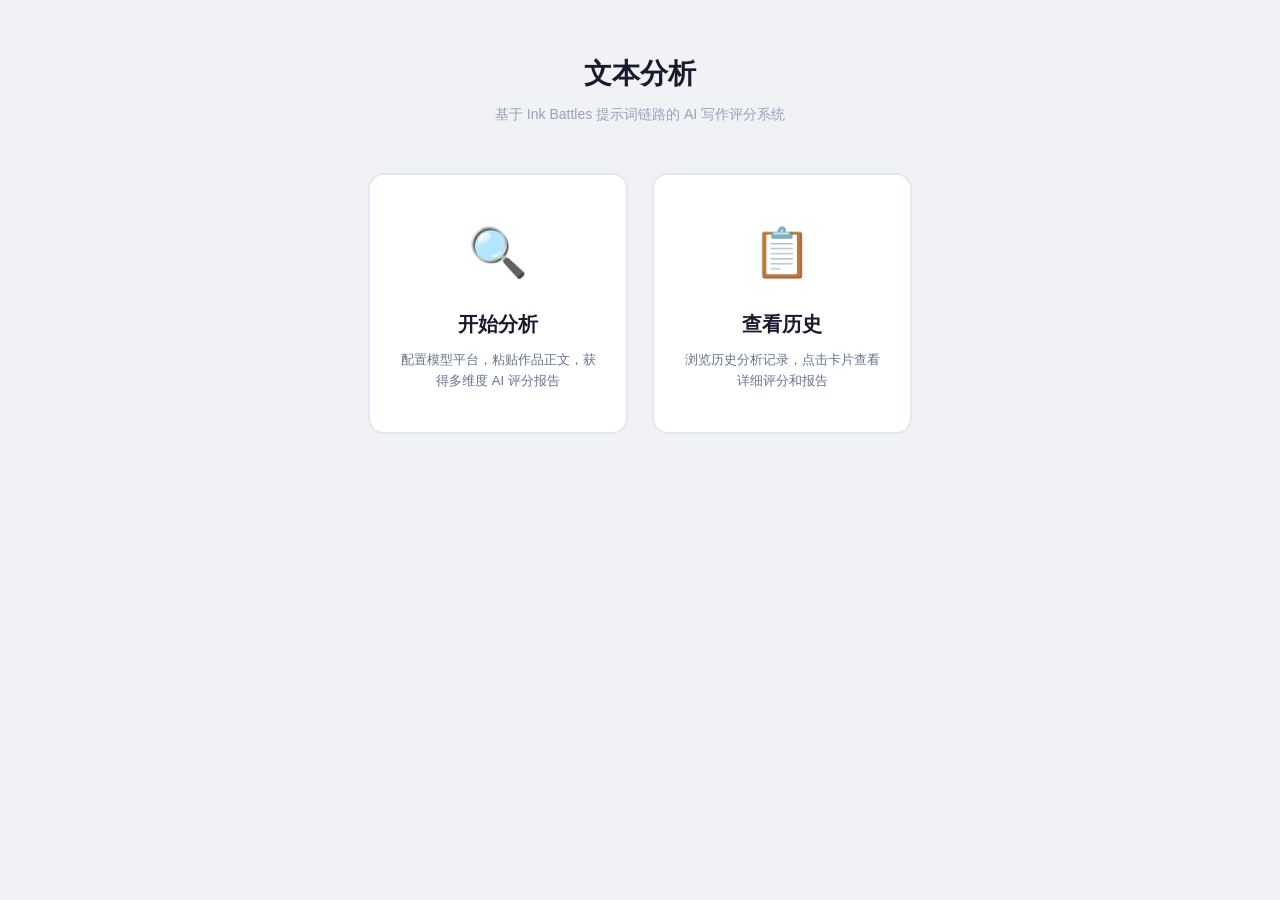
<file: static/index.html>
<!DOCTYPE html>
<html lang="zh-CN">
<head>
<meta charset="UTF-8">
<meta http-equiv="Cache-Control" content="no-cache, no-store, must-revalidate">
<meta http-equiv="Pragma" content="no-cache">
<meta http-equiv="Expires" content="0">
<meta name="viewport" content="width=device-width, initial-scale=1.0">
<title>文本分析</title>
<link rel="stylesheet" href="style.css?v=4">
<style>
  .index-header { text-align: center; margin-top: 32px; }
  .index-header h1 { font-size: 28px; color: #1a1a2e; }
  .index-header p { color: #94a3b8; font-size: 14px; margin-top: 6px; }
</style>
</head>
<body>
<div id="toast" class="toast"></div>
<div class="container">
  <div class="index-header">
    <h1>文本分析</h1>
    <p>基于 Ink Battles 提示词链路的 AI 写作评分系统</p>
  </div>
  <div class="landing">
    <a href="analyze.html" class="landing-card">
      <div class="icon">🔍</div>
      <h2>开始分析</h2>
      <p>配置模型平台，粘贴作品正文，获得多维度 AI 评分报告</p>
    </a>
    <a href="history.html" class="landing-card">
      <div class="icon">📋</div>
      <h2>查看历史</h2>
      <p>浏览历史分析记录，点击卡片查看详细评分和报告</p>
    </a>
  </div>
</div>
</body>
</html>
</file>
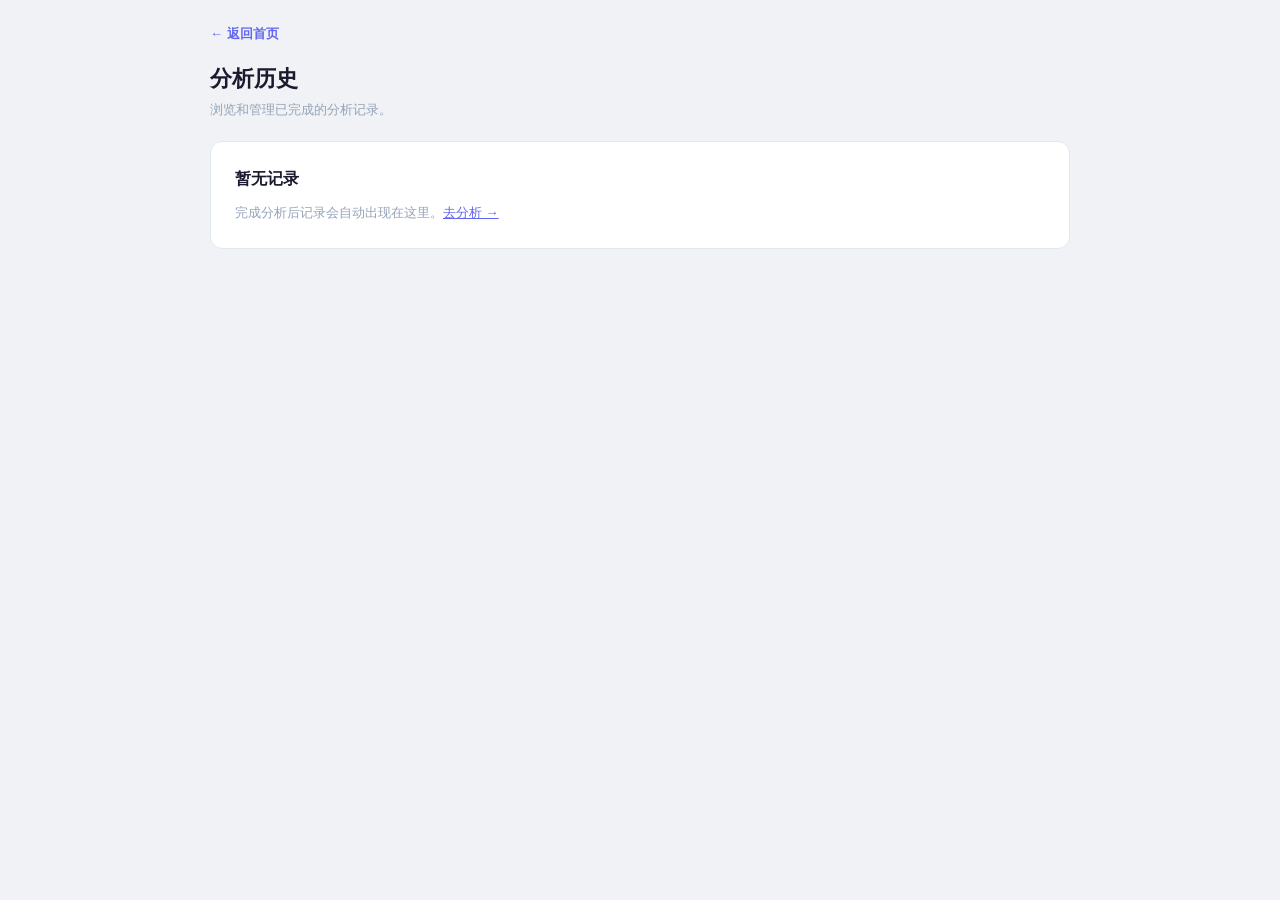
<file: static/history.html>
<!DOCTYPE html>
<html lang="zh-CN">
<head>
<meta charset="UTF-8">
<meta name="viewport" content="width=device-width, initial-scale=1.0">
<title>分析历史 · 文本分析</title>
<link rel="stylesheet" href="style.css?v=4">
</head>
<body>
<div id="toast" class="toast"></div>
<div class="container">

<a href="index.html" class="back-link">← 返回首页</a>
<div style="display:flex;align-items:center;justify-content:space-between;margin-bottom:20px;">
  <div>
    <h1 style="font-size:22px;margin-bottom:4px;">分析历史</h1>
    <p style="color:#94a3b8;font-size:13px;">浏览和管理已完成的分析记录。</p>
  </div>
  <button class="btn btn-danger btn-sm" id="clearAllBtn" onclick="clearAll()">清空全部历史</button>
</div>

<div id="historyList"></div>

<!-- Detail view (hidden by default) -->
<div id="detailView" style="display:none;">
  <a href="javascript:void(0)" class="back-link" onclick="hideDetail()">← 返回列表</a>
  <div id="detailContent"></div>
</div>

</div>

<script src="app.js?v=6"></script>
<script>
// ── Load history ───────────────────────────────────────────
let history = LS.get('history', []);

function renderHistory() {
  const el = document.getElementById('historyList');
  if (!history.length) {
    el.innerHTML = '<div class="card"><div class="card-title">暂无记录</div><p style="font-size:13px;color:#94a3b8;">完成分析后记录会自动出现在这里。<a href="analyze.html" style="color:#6366f1;">去分析 →</a></p></div>';
    document.getElementById('clearAllBtn').style.display = 'none';
    return;
  }
  document.getElementById('clearAllBtn').style.display = '';
  let html = '';
  history.forEach((entry, idx) => {
    const date = entry.time ? (typeof entry.time === 'number' ? fmtDate(entry.time) : entry.time) : '-';
    html += `<div class="history-card" onclick="showDetail(${idx})">
      <div class="meta">
        <span>${esc(date)}</span>
        <span class="badge ${SCORE_CLASS[scoreTone(entry.overallScore)]}">${entry.overallScore ?? '-'} 分</span>
        <span>${esc(entry.model || '-')}</span>
        <span>${esc(entry.modeLabel || entry.mode || '-')}</span>
        <span>${entry.articleChars || 0} 字</span>
      </div>
      <div class="title">${esc(entry.analysis?.title || '未命名分析')}</div>
      <div class="tagline">${esc(entry.ratingTag || '-')}</div>
      <div class="btn-group" style="margin-top:8px;">
        <button class="btn btn-primary btn-sm" onclick="event.stopPropagation();showDetail(${idx})">查看详情</button>
        <button class="btn btn-danger btn-sm" onclick="event.stopPropagation();removeEntry('${entry.id}')">删除</button>
      </div>
    </div>`;
  });
  el.innerHTML = html;
}

function showDetail(idx) {
  const entry = history[idx];
  if (!entry) return;
  const a = entry.analysis || {};
  const dims = Array.isArray(a.dimensions) ? a.dimensions : [];

  let html = `<div class="card"><div class="card-title">${esc(a.title || '未命名分析')}</div>`;
  html += `<div class="stats">
    <div class="stat"><div class="stat-label">综合评分</div><div class="stat-value"><span class="badge ${SCORE_CLASS[scoreTone(entry.overallScore)]}">${entry.overallScore ?? '-'}</span></div></div>
    <div class="stat"><div class="stat-label">评分模式</div><div class="stat-value" style="font-size:14px;">${esc(entry.modeLabel || entry.mode || '-')}</div></div>
    <div class="stat"><div class="stat-label">最终标签</div><div class="stat-value" style="font-size:14px;">${esc(a.finalTag || '-')}</div></div>
    <div class="stat"><div class="stat-label">模型</div><div class="stat-value" style="font-size:14px;">${esc(entry.model || '-')}</div></div>
    <div class="stat"><div class="stat-label">字数</div><div class="stat-value">${entry.articleChars || 0}</div></div>
  </div>`;

  html += '<div class="row"><div class="col-2 detail-section"><h3>作品概述</h3><p style="font-size:13px;color:#475569;">' + esc(a.summary || entry.summary || '-') + '</p></div>';
  html += '<div class="col-2 detail-section"><h3>综合评价</h3><p style="font-size:13px;color:#475569;">' + esc(a.overallAssessment || '-') + '</p></div></div>';
  html += renderVisualReport(a);

  if (dims.length) {
    html += '<div class="detail-section"><h3>维度评分</h3>';
    dims.forEach(d => {
      const max = String(d.name || '').includes('经典') ? 2 : (String(d.name || '').includes('新锐') ? 1.5 : 5);
      const raw = typeof d.score === 'number' ? d.score : 0;
      const pct = Math.max(0, Math.min(100, Math.round((raw / max) * 100)));
      html += `<div class="dimension-row">
        <span class="dimension-name">${esc(d.name || '未命名')}</span>
        <div class="dimension-bar"><div class="dimension-fill" style="width:${pct}%;"></div></div>
        <span class="dimension-score">${raw}/${max}</span>
      </div>`;
      html += `<div style="font-size:11px;color:#94a3b8;margin:-4px 0 8px 142px;">${esc(d.description || '-')}</div>`;
    });
    html += '</div>';
  }

  html += '<div class="row"><div class="col-2 detail-section"><h3>优势</h3>';
  if ((a.strengths || []).length) a.strengths.forEach(s => { html += `<p style="font-size:13px;color:#475569;">- ${esc(s)}</p>`; });
  else html += '<p style="font-size:13px;color:#94a3b8;">-</p>';
  html += '</div><div class="col-2 detail-section"><h3>改进建议</h3>';
  if ((a.improvements || []).length) a.improvements.forEach(s => { html += `<p style="font-size:13px;color:#475569;">- ${esc(s)}</p>`; });
  else html += '<p style="font-size:13px;color:#94a3b8;">-</p>';
  html += '</div></div>';

  if (entry.report_markdown) {
    html += '<div class="detail-section"><h3>Markdown 报告</h3>';
    html += `<pre style="background:#f8fafc;padding:16px;border-radius:8px;font-size:13px;white-space:pre-wrap;max-height:400px;overflow-y:auto;">${esc(entry.report_markdown)}</pre>`;
    html += '</div>';
  }

  html += '</div>';
  document.getElementById('detailContent').innerHTML = html;
  document.getElementById('historyList').style.display = 'none';
  document.getElementById('detailView').style.display = '';
  document.getElementById('clearAllBtn').style.display = 'none';
  window.scrollTo({ top: 0, behavior: 'smooth' });
}

function hideDetail() {
  document.getElementById('historyList').style.display = '';
  document.getElementById('detailView').style.display = 'none';
  if (history.length) document.getElementById('clearAllBtn').style.display = '';
}

function removeEntry(id) {
  history = history.filter(h => h.id !== id);
  LS.set('history', history);
  renderHistory();
  notify('已删除', 'success');
}

function clearAll() {
  if (!confirm('确定清空全部历史记录？此操作不可恢复。')) return;
  history = [];
  LS.set('history', []);
  renderHistory();
  notify('历史已清空', 'success');
}

renderHistory();
</script>
</body>
</html>
</file>
<file: static/style.css>
* { margin: 0; padding: 0; box-sizing: border-box; }
body {
  font-family: -apple-system, BlinkMacSystemFont, 'Segoe UI', Roboto, sans-serif;
  background: #f0f2f5; color: #1a1a2e; line-height: 1.6; padding: 20px;
}
.container { max-width: 860px; margin: 0 auto; }

/* Toast */
.toast { position: fixed; top: 16px; left: 50%; transform: translateX(-50%); padding: 10px 24px;
  border-radius: 8px; font-size: 13px; font-weight: 600; z-index: 999; opacity: 0; transition: opacity .3s;
  pointer-events: none; }
.toast.show { opacity: 1; }
.toast-info { background: #e0f2fe; color: #0369a1; }
.toast-success { background: #dcfce7; color: #15803d; }
.toast-error { background: #fee2e2; color: #b91c1c; }
.toast-warning { background: #fef3c7; color: #a16207; }

/* Cards */
.card { background: #fff; border-radius: 12px; padding: 24px; margin-bottom: 16px;
  border: 1px solid #e2e8f0; transition: .2s; }
.card:hover { border-color: #cbd5e1; }
.card-title { font-size: 16px; font-weight: 700; margin-bottom: 12px; color: #1a1a2e; }
.card-sub { font-size: 12px; color: #94a3b8; }

/* Landing cards */
.landing { display: flex; gap: 24px; flex-wrap: wrap; justify-content: center; margin-top: 48px; }
.landing-card { background: #fff; border-radius: 16px; padding: 40px 28px; text-align: center;
  cursor: pointer; transition: .2s; border: 2px solid #e2e8f0; width: 260px; text-decoration: none; color: inherit; display: block; }
.landing-card:hover { border-color: #6366f1; box-shadow: 0 4px 20px rgba(99,102,241,.12); transform: translateY(-2px); }
.landing-card .icon { font-size: 48px; margin-bottom: 16px; }
.landing-card h2 { font-size: 20px; margin-bottom: 10px; }
.landing-card p { font-size: 13px; color: #64748b; }

/* Grid */
.row { display: flex; gap: 12px; flex-wrap: wrap; }
.col-2 { flex: 1; min-width: 200px; }
.col-3 { flex: 1; min-width: 150px; }
.col-4 { flex: 1; min-width: 120px; }

/* Form */
.form-group { margin-bottom: 14px; }
.form-label { display: block; font-size: 13px; font-weight: 600; color: #475569; margin-bottom: 5px; }
.form-input, .form-select, .form-textarea {
  width: 100%; padding: 9px 12px; border: 1px solid #cbd5e1; border-radius: 8px;
  font-size: 14px; font-family: inherit; background: #fff; transition: .15s; }
.form-input:focus, .form-select:focus, .form-textarea:focus { border-color: #6366f1; outline: none; box-shadow: 0 0 0 3px rgba(99,102,241,.15); }
.form-textarea { min-height: 200px; resize: vertical; }
.form-hint { font-size: 11px; color: #94a3b8; margin-top: 3px; }

/* Buttons */
.btn { display: inline-block; padding: 9px 18px; border-radius: 8px; font-size: 13px; font-weight: 600;
  border: none; cursor: pointer; transition: .15s; text-decoration: none; text-align: center; }
.btn:hover { opacity: .85; }
.btn-primary { background: #6366f1; color: #fff; }
.btn-success { background: #22c55e; color: #fff; }
.btn-danger { background: #ef4444; color: #fff; }
.btn-default { background: #f1f5f9; color: #475569; border: 1px solid #cbd5e1; }
.btn-sm { padding: 5px 12px; font-size: 12px; }
.btn-group { display: flex; gap: 8px; flex-wrap: wrap; margin-top: 12px; }
.btn:disabled { opacity: .4; cursor: not-allowed; }

/* Badges */
.badge { display: inline-block; padding: 3px 10px; border-radius: 6px; font-size: 11px; font-weight: 700; }
.badge-green { background: #dcfce7; color: #15803d; }
.badge-blue { background: #dbeafe; color: #1d4ed8; }
.badge-yellow { background: #fef3c7; color: #a16207; }
.badge-red { background: #fee2e2; color: #b91c1c; }
.badge-gray { background: #f1f5f9; color: #64748b; }

/* Platform toggle */
#platform-toggles { display: flex; align-items: center; gap: 10px; flex-wrap: wrap; }
.toggle-row { display: flex; align-items: center; gap: 10px; padding: 8px 0; }
.toggle-row input[type="radio"] { display: none; }
.toggle-label { padding: 8px 16px; border-radius: 8px; border: 2px solid #e2e8f0; cursor: pointer;
  font-size: 13px; font-weight: 600; transition: .15s; user-select: none; display: inline-flex; align-items: center; gap: 8px; }
.toggle-row input[type="radio"]:checked + .toggle-label { border-color: #6366f1; background: #eef2ff; color: #4f46e5; }
.toggle-label .del { margin-left: auto; color: #ef4444; font-size: 13px; cursor: pointer; }

/* Stats row */
.stats { display: flex; gap: 12px; flex-wrap: wrap; margin-bottom: 16px; }
.stat { flex: 1; min-width: 110px; background: #fff; border-radius: 10px; padding: 14px 16px;
  border: 1px solid #e2e8f0; text-align: center; }
.stat-label { font-size: 11px; color: #94a3b8; text-transform: uppercase; letter-spacing: .5px; }
.stat-value { font-size: 20px; font-weight: 700; margin-top: 4px; }

/* History card */
.history-card { background: #fff; border-radius: 12px; padding: 16px 20px; margin-bottom: 12px;
  border: 1px solid #e2e8f0; cursor: pointer; transition: .15s; }
.history-card:hover { border-color: #6366f1; box-shadow: 0 2px 12px rgba(99,102,241,.1); }
.history-card .meta { display: flex; gap: 12px; flex-wrap: wrap; font-size: 12px; color: #94a3b8; margin-bottom: 6px; }
.history-card .title { font-size: 15px; font-weight: 700; }
.history-card .tagline { font-size: 12px; color: #64748b; margin-top: 4px; }

/* Progress */
.progress-bar { height: 8px; background: #e2e8f0; border-radius: 4px; overflow: hidden; margin: 8px 0; }
.progress-fill { height: 100%; background: #6366f1; border-radius: 4px; transition: width .5s; }
.task-list { display: grid; gap: 6px; margin-top: 10px; }
.task-item { display: flex; align-items: center; gap: 8px; flex-wrap: wrap; padding: 8px 10px; border: 1px solid #e2e8f0;
  border-radius: 8px; background: #f8fafc; font-size: 12px; color: #475569; }
.task-id { margin-left: auto; color: #94a3b8; font-family: ui-monospace, SFMono-Regular, Menlo, Consolas, monospace; }

/* Tabs */
.tabs { display: flex; gap: 0; margin-bottom: 20px; border-bottom: 2px solid #e2e8f0; }
.tab { padding: 10px 20px; font-size: 14px; font-weight: 600; cursor: pointer; border-bottom: 2px solid transparent;
  margin-bottom: -2px; color: #94a3b8; transition: .15s; background: none; border-top: none; border-left: none; border-right: none; }
.tab:hover { color: #475569; }
.tab.active { color: #6366f1; border-bottom-color: #6366f1; }

/* Back link */
.back-link { display: inline-flex; align-items: center; gap: 4px; font-size: 13px; color: #6366f1;
  text-decoration: none; margin-bottom: 16px; font-weight: 600; }
.back-link:hover { text-decoration: underline; }

/* Switch */
.switch-wrap { display: flex; align-items: center; gap: 8px; padding: 6px 0; }
.switch { position: relative; display: inline-block; width: 44px; height: 24px; }
.switch input { opacity: 0; width: 0; height: 0; }
.slider { position: absolute; cursor: pointer; top: 0; left: 0; right: 0; bottom: 0;
  background: #cbd5e1; border-radius: 24px; transition: .2s; }
.slider:before { content: ""; position: absolute; height: 18px; width: 18px; left: 3px; bottom: 3px;
  background: #fff; border-radius: 50%; transition: .2s; }
.switch input:checked + .slider { background: #6366f1; }
.switch input:checked + .slider:before { transform: translateX(20px); }
.switch-label { font-size: 13px; font-weight: 600; color: #475569; }

/* Detail view */
.detail-section { margin-bottom: 20px; }
.detail-section h3 { font-size: 15px; font-weight: 700; margin-bottom: 8px; color: #334155; }
.dimension-row { display: flex; align-items: center; gap: 12px; margin-bottom: 8px; }
.dimension-name { width: 130px; font-size: 13px; font-weight: 600; flex-shrink: 0; }
.dimension-score { width: 50px; font-size: 13px; text-align: right; flex-shrink: 0; }
.dimension-bar { flex: 1; height: 8px; background: #e2e8f0; border-radius: 4px; overflow: hidden; }
.dimension-fill { height: 100%; background: #6366f1; border-radius: 4px; transition: width .3s; }

/* Visual report */
.muted { font-size: 13px; color: #94a3b8; }
.section-title { font-size: 13px; font-weight: 700; color: #334155; margin-bottom: 10px; }
.visual-grid { display: grid; grid-template-columns: minmax(280px, 1fr) minmax(260px, 1fr); gap: 18px; align-items: start; }
.radar-wrap { width: 100%; overflow: hidden; }
.radar-svg { width: 100%; max-width: 430px; aspect-ratio: 1; display: block; margin: 0 auto; }
.radar-grid { fill: none; stroke: #e2e8f0; stroke-width: 1; }
.radar-axis { stroke: #e2e8f0; stroke-width: 1; }
.radar-area { fill: rgba(99,102,241,.18); stroke: none; }
.radar-line { fill: none; stroke: #6366f1; stroke-width: 2.5; }
.radar-point { fill: #4f46e5; stroke: #fff; stroke-width: 1.5; }
.radar-label { font-size: 11px; fill: #475569; font-weight: 700; }
.portrait-summary { background: #f8fafc; border: 1px solid #e2e8f0; border-radius: 10px; padding: 12px; margin-bottom: 12px; }
.portrait-summary p { font-size: 13px; color: #475569; margin-bottom: 8px; }
.portrait-profile { display: grid; gap: 10px; }
.style-profile-head { display: flex; align-items: center; justify-content: space-between; gap: 8px; flex-wrap: wrap; }
.style-label { font-size: 14px; font-weight: 800; color: #1e293b; }
.style-genre { font-size: 11px; font-weight: 700; color: #0f766e; background: #ccfbf1; border-radius: 999px; padding: 2px 8px; }
.style-profile-grid { display: grid; grid-template-columns: 1fr; gap: 8px; }
.style-profile-grid div { display: grid; gap: 4px; }
.style-profile-grid b { font-size: 11px; color: #64748b; }
.style-profile-grid span { font-size: 12px; color: #334155; }
.style-detail-list { display: grid; gap: 5px; padding-left: 18px; margin: 0; }
.style-detail-list li { font-size: 12px; color: #334155; }
.style-keywords { padding-top: 2px; }
.tag-row { display: flex; gap: 6px; flex-wrap: wrap; }
.tag { display: inline-flex; align-items: center; min-height: 22px; padding: 2px 8px; border-radius: 999px; background: #eef2ff; color: #4f46e5; font-size: 11px; font-weight: 700; }
.author-profile { margin-top: 14px; padding: 14px; border: 1px solid #ccfbf1; border-radius: 10px; background: #f0fdfa; display: grid; gap: 10px; }
.author-profile-head { display: flex; align-items: flex-start; justify-content: space-between; gap: 12px; flex-wrap: wrap; }
.author-profile-head p { font-size: 12px; color: #475569; margin-top: 2px; }
.author-profile-grid { display: grid; grid-template-columns: repeat(2, minmax(0, 1fr)); gap: 10px; }
.author-profile-grid div { display: grid; gap: 5px; align-content: start; }
.author-profile-grid b, .author-profile-note b { font-size: 11px; color: #0f766e; }
.author-profile-note { display: grid; gap: 4px; }
.author-profile-note span { font-size: 12px; color: #334155; }
.profile-bars { display: grid; gap: 10px; }
.profile-head { display: flex; justify-content: space-between; gap: 12px; font-size: 12px; font-weight: 700; color: #334155; }
.profile-track { height: 8px; background: #e2e8f0; border-radius: 999px; overflow: hidden; margin: 4px 0; }
.profile-fill { height: 100%; background: linear-gradient(90deg, #14b8a6, #6366f1); border-radius: 999px; }
.profile-note { font-size: 11px; color: #94a3b8; }
.diagram-card { background: #f8fafc; border: 1px solid #e2e8f0; border-radius: 10px; padding: 14px; overflow-x: auto; }
.diagram-title { font-size: 12px; font-weight: 700; color: #475569; margin-bottom: 10px; }
.graph-svg { min-width: 620px; width: 100%; height: auto; display: block; }
.graph-edge { stroke: #64748b; stroke-width: 1.6; }
.graph-edge-label { fill: #64748b; font-size: 11px; font-weight: 700; paint-order: stroke; stroke: #f8fafc; stroke-width: 3px; }
.graph-node { fill: #fff; stroke: #cbd5e1; stroke-width: 1.4; }
.graph-node-label { fill: #334155; font-size: 12px; font-weight: 700; }
.diagram-code { background: #0f172a; color: #e2e8f0; padding: 12px; border-radius: 8px; font-size: 12px; white-space: pre-wrap; }

@media (max-width: 720px) {
  .visual-grid { grid-template-columns: 1fr; }
  .author-profile-grid { grid-template-columns: 1fr; }
  .graph-svg { min-width: 540px; }
}
</file>
